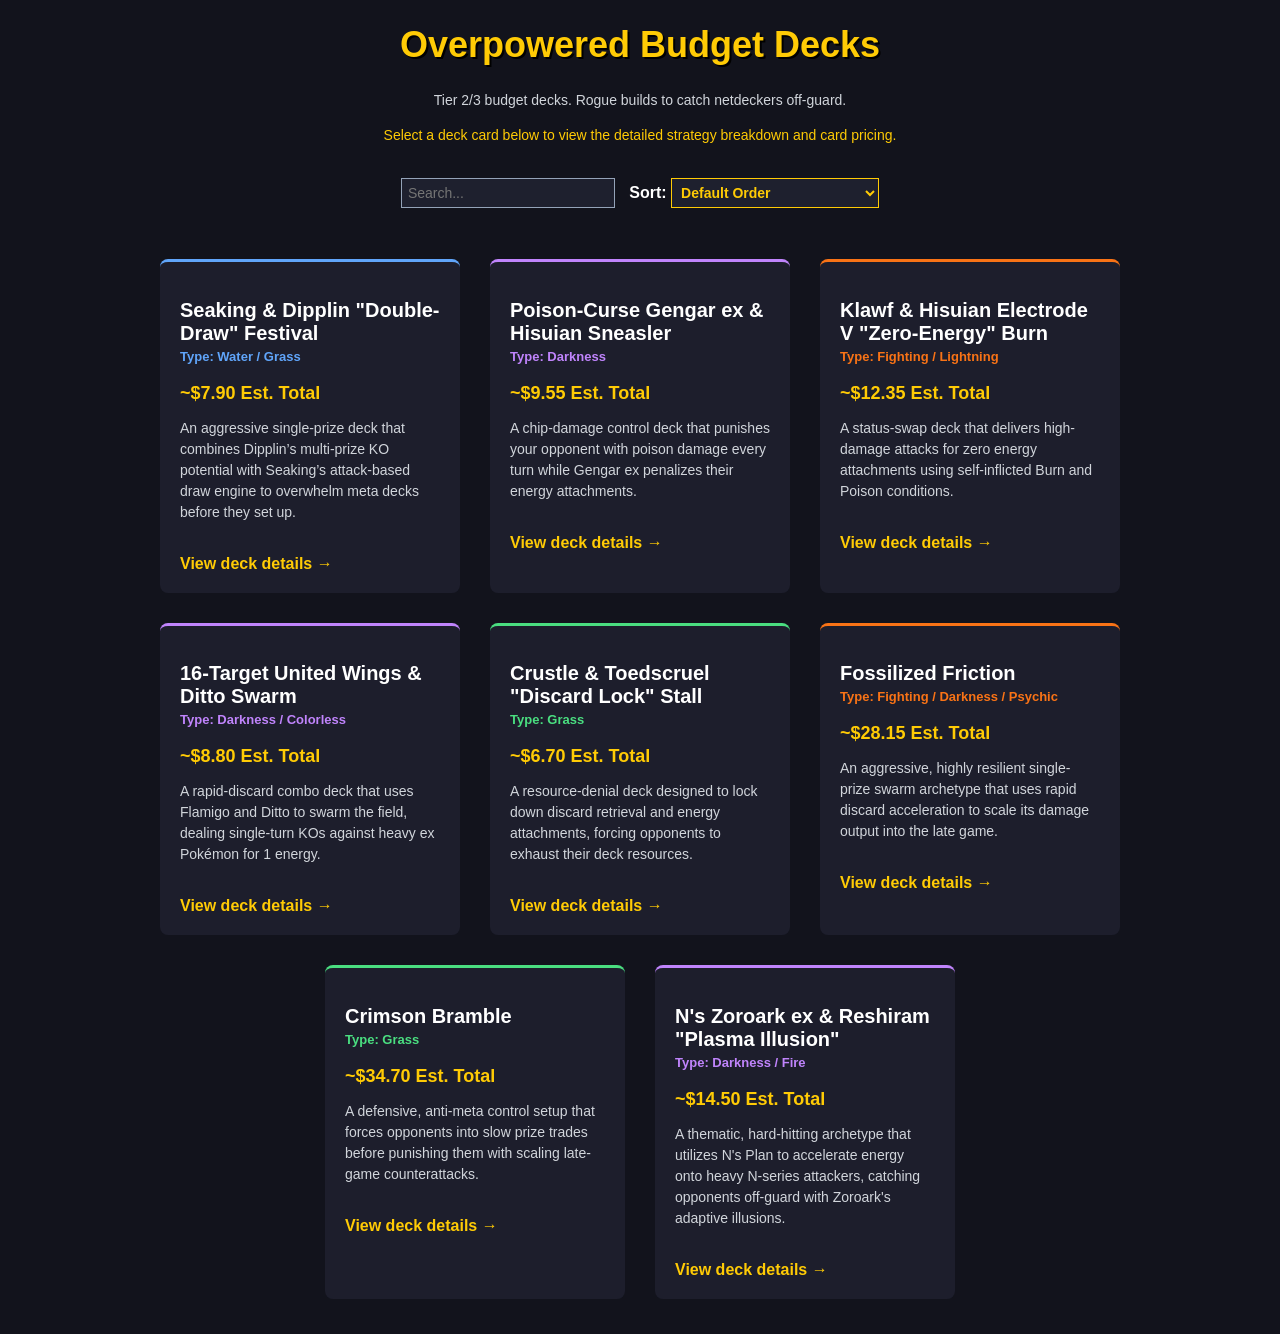
<file: index.html>
<!DOCTYPE html>
<html>
<head>
  <title>Budget PTCG Decks</title>
  <link rel="icon" type="image/png" href="https://postimg.cc">
  <link rel="stylesheet" href="styles.css">
  <script>
    function sortAndSearch() {
      var txt = document.getElementById('search').value.toLowerCase();
      var mode = document.getElementById('sort').value;
      var container = document.getElementById('deckContainer');
      var list = Array.from(container.getElementsByClassName('deck-box'));

      list.sort(function(a, b) {
        if (mode === 'az') return a.getAttribute('data-name').localeCompare(b.getAttribute('data-name'));
        if (mode === 'za') return b.getAttribute('data-name').localeCompare(a.getAttribute('data-name'));
        if (mode === 'price-low') return parseFloat(a.getAttribute('data-price')) - parseFloat(b.getAttribute('data-price'));
        if (mode === 'price-high') return parseFloat(b.getAttribute('data-price')) - parseFloat(a.getAttribute('data-price'));
        if (mode === 'newest') return parseInt(a.getAttribute('data-age')) - parseInt(b.getAttribute('data-age'));
        if (mode === 'oldest') return parseInt(b.getAttribute('data-age')) - parseInt(a.getAttribute('data-age'));
        return 0;
      });

      for (var i = 0; i < list.length; i++) {
        var name = list[i].getAttribute('data-name').toLowerCase();
        var type = list[i].getAttribute('data-type').toLowerCase();
        list[i].style.display = (name.includes(txt) || type.includes(txt)) ? '' : 'none';
        container.appendChild(list[i]);
      }
    }
  </script>
</head>
<body>

  <center>
    <h1 style="color: #FFCB05; font-size: 36px;">Overpowered Budget Decks</h1>
    <p>Tier 2/3 budget decks. Rogue builds to catch netdeckers off-guard.</p>
    <p style="color: #FFCB05;">Select a deck card below to view the detailed strategy breakdown and card pricing.</p>
    
    <br>
    <input type="text" id="search" placeholder="Search..." onkeyup="sortAndSearch()" style="padding: 6px; font-size: 14px; width: 200px; background-color: #1E202E; color: white; border: 1px solid #94A3B8; margin-right: 10px;">

    <label style="color: white; font-family: Arial; font-weight: bold;">Sort: </label>
    <select id="sort" onchange="sortAndSearch()" style="padding: 5px; font-size: 14px; font-weight: bold; background-color: #1E202E; color: #FFCB05; border: 1px solid #FFCB05;">
      <option value="none">Default Order</option>
      <option value="az">Name: A to Z</option>
      <option value="za">Name: Z to A</option>
      <option value="price-low">Price: Low to High</option>
      <option value="price-high">Price: High to Low</option>
      <option value="newest">Release: Newest to Oldest</option>
      <option value="oldest">Release: Oldest to Newest</option>
    </select>
  </center>

  <br><br>

  <center>
    <div id="deckContainer">

      <div class="deck-box water" data-name="Seaking & Dipplin Double Draw Festival" data-type="water grass" data-price="7.90" data-age="2">
        <h2>Seaking & Dipplin "Double-Draw" Festival</h2>
        <font color="#60a5fa" size="2"><b>Type: Water / Grass</b></font>
        <br><br>
        <span class="price-text">~$7.90 Est. Total</span>
        <p>An aggressive single-prize deck that combines Dipplin’s multi-prize KO potential with Seaking’s attack-based draw engine to overwhelm meta decks before they set up.</p>
        <br>
        <a href="deck1-festival.html" class="details-link">View deck details &rarr;</a>
      </div>

      <div class="deck-box darkness" data-name="Poison Curse Gengar ex & Hisuian Sneasler" data-type="darkness" data-price="9.55" data-age="3">
        <h2>Poison-Curse Gengar ex & Hisuian Sneasler</h2>
        <font color="#c084fc" size="2"><b>Type: Darkness</b></font>
        <br><br>
        <span class="price-text">~$9.55 Est. Total</span>
        <p>A chip-damage control deck that punishes your opponent with poison damage every turn while Gengar ex penalizes their energy attachments.</p>
        <br>
        <a href="deck2-gengar.html" class="details-link">View deck details &rarr;</a>
      </div>

      <div class="deck-box fighting" data-name="Klawf & Hisuian Electrode V Zero Energy Burn" data-type="fighting lightning" data-price="12.35" data-age="4">
        <h2>Klawf & Hisuian Electrode V "Zero-Energy" Burn</h2>
        <font color="#f97316" size="2"><b>Type: Fighting / Lightning</b></font>
        <br><br>
        <span class="price-text">~$12.35 Est. Total</span>
        <p>A status-swap deck that delivers high-damage attacks for zero energy attachments using self-inflicted Burn and Poison conditions.</p>
        <br>
        <a href="deck3-klawf.html" class="details-link">View deck details &rarr;</a>
      </div>

      <div class="deck-box darkness" data-name="16 Target United Wings & Ditto Swarm" data-type="darkness colorless" data-price="8.80" data-age="5">
        <h2>16-Target United Wings & Ditto Swarm</h2>
        <font color="#c084fc" size="2"><b>Type: Darkness / Colorless</b></font>
        <br><br>
        <span class="price-text">~$8.80 Est. Total</span>
        <p>A rapid-discard combo deck that uses Flamigo and Ditto to swarm the field, dealing single-turn KOs against heavy ex Pokémon for 1 energy.</p>
        <br>
        <a href="deck4-wings.html" class="details-link">View deck details &rarr;</a>
      </div>

      <div class="deck-box grass" data-name="Crustle & Toedscruel Discard Lock Stall" data-type="grass" data-price="6.70" data-age="3">
        <h2>Crustle & Toedscruel "Discard Lock" Stall</h2>
        <font color="#4ade80" size="2"><b>Type: Grass</b></font>
        <br><br>
        <span class="price-text">~$6.70 Est. Total</span>
        <p>A resource-denial deck designed to lock down discard retrieval and energy attachments, forcing opponents to exhaust their deck resources.</p>
        <br>
        <a href="deck5-stall.html" class="details-link">View deck details &rarr;</a>
      </div>

      <div class="deck-box fighting" data-name="Fossilized Friction" data-type="fighting darkness psychic" data-price="28.15" data-age="2">
        <h2>Fossilized Friction</h2>
        <font color="#f97316" size="2"><b>Type: Fighting / Darkness / Psychic</b></font>
        <br><br>
        <span class="price-text">~$28.15 Est. Total</span>
        <p>An aggressive, highly resilient single-prize swarm archetype that uses rapid discard acceleration to scale its damage output into the late game.</p>
        <br>
        <a href="deck6-fossil.html" class="details-link">View deck details &rarr;</a>
      </div>

      <div class="deck-box grass" data-name="Crimson Bramble" data-type="grass" data-price="34.70" data-age="1">
        <h2>Crimson Bramble</h2>
        <font color="#4ade80" size="2"><b>Type: Grass</b></font>
        <br><br>
        <span class="price-text">~$34.70 Est. Total</span>
        <p>A defensive, anti-meta control setup that forces opponents into slow prize trades before punishing them with scaling late-game counterattacks.</p>
        <br>
        <a href="deck7-bramble.html" class="details-link">View deck details &rarr;</a>
      </div>

      <div class="deck-box darkness" data-name="N Zoroark ex Reshiram Team Plasma Illusion" data-type="darkness fire" data-price="14.50" data-age="1">
        <h2>N's Zoroark ex & Reshiram "Plasma Illusion"</h2>
        <font color="#c084fc" size="2"><b>Type: Darkness / Fire</b></font>
        <br><br>
        <span class="price-text">~$14.50 Est. Total</span>
        <p>A thematic, hard-hitting archetype that utilizes N's Plan to accelerate energy onto heavy N-series attackers, catching opponents off-guard with Zoroark's adaptive illusions.</p>
        <br>
        <a href="deck8-zoroark.html" class="details-link">View deck details &rarr;</a>
      </div>

    </div>
  </center>

</body>
</html>
</file>
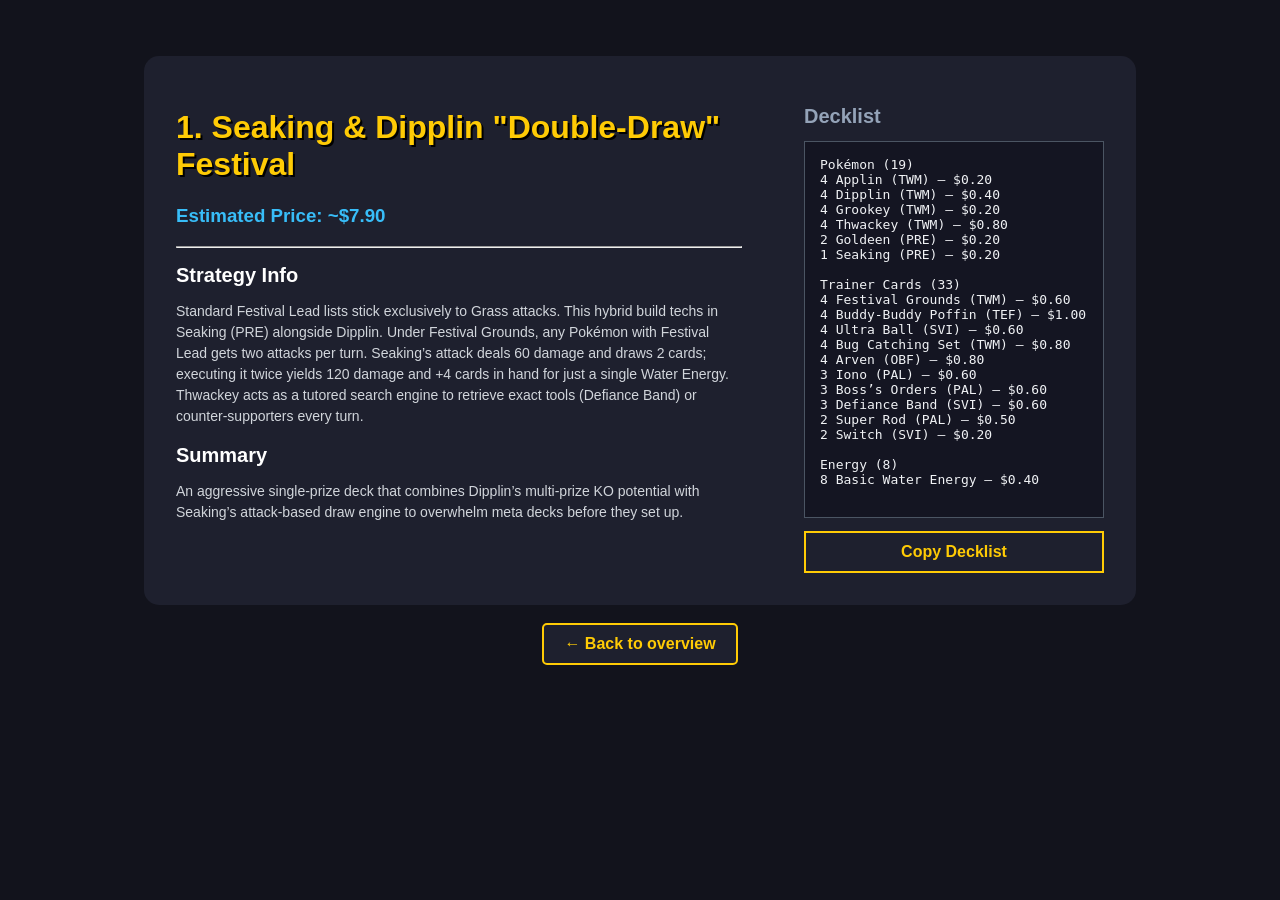
<file: deck1-festival.html>
<!DOCTYPE html>
<html>
<head>
  <title>Seaking Festival Deck Details</title>
  <link rel="stylesheet" href="styles.css">
</head>
<body bgcolor="#12131C" style="font-family: Arial; color: white;">

  <br><br>

  <table width="80%" align="center" bgcolor="#1E202E" border="0" cellpadding="30" style="border-radius: 15px;">
    <tr>
      <td valign="top">
        <h1 style="color: #FFCB05;">1. Seaking & Dipplin "Double-Draw" Festival</h1>
        <h3 style="color: #38BDF8;">Estimated Price: ~$7.90</h3>
        
        <hr>
        
        <h2>Strategy Info</h2>
        <p>Standard Festival Lead lists stick exclusively to Grass attacks. This hybrid build techs in Seaking (PRE) alongside Dipplin. Under Festival Grounds, any Pokémon with Festival Lead gets two attacks per turn. Seaking’s attack deals 60 damage and draws 2 cards; executing it twice yields 120 damage and +4 cards in hand for just a single Water Energy. Thwackey acts as a tutored search engine to retrieve exact tools (Defiance Band) or counter-supporters every turn.</p>
        
        <h2>Summary</h2>
        <p>An aggressive single-prize deck that combines Dipplin’s multi-prize KO potential with Seaking’s attack-based draw engine to overwhelm meta decks before they set up.</p>
      </td>
      
      <td width="300" valign="top">
        <h2 style="color: #94A3B8;">Decklist</h2>
        <pre id="myList1">
Pokémon (19)
4 Applin (TWM) — $0.20
4 Dipplin (TWM) — $0.40
4 Grookey (TWM) — $0.20
4 Thwackey (TWM) — $0.80
2 Goldeen (PRE) — $0.20
1 Seaking (PRE) — $0.20

Trainer Cards (33)
4 Festival Grounds (TWM) — $0.60
4 Buddy-Buddy Poffin (TEF) — $1.00
4 Ultra Ball (SVI) — $0.60
4 Bug Catching Set (TWM) — $0.80
4 Arven (OBF) — $0.80
3 Iono (PAL) — $0.60
3 Boss’s Orders (PAL) — $0.60
3 Defiance Band (SVI) — $0.60
2 Super Rod (PAL) — $0.50
2 Switch (SVI) — $0.20

Energy (8)
8 Basic Water Energy — $0.40
        </pre>
        <button onclick="navigator.clipboard.writeText(document.getElementById('myList1').innerText); alert('Decklist copied to clipboard.');" style="width: 100%;">Copy Decklist</button>
      </td>
    </tr>
  </table>

  <br>
  <center>
    <a href="index.html" class="details-link" style="background-color: #1e202e; border: 2px solid #ffcb05; padding: 10px 20px; border-radius: 5px; display: inline-block;">&larr; Back to overview</a>
  </center>
  <br><br>

</body>
</html>
</file>
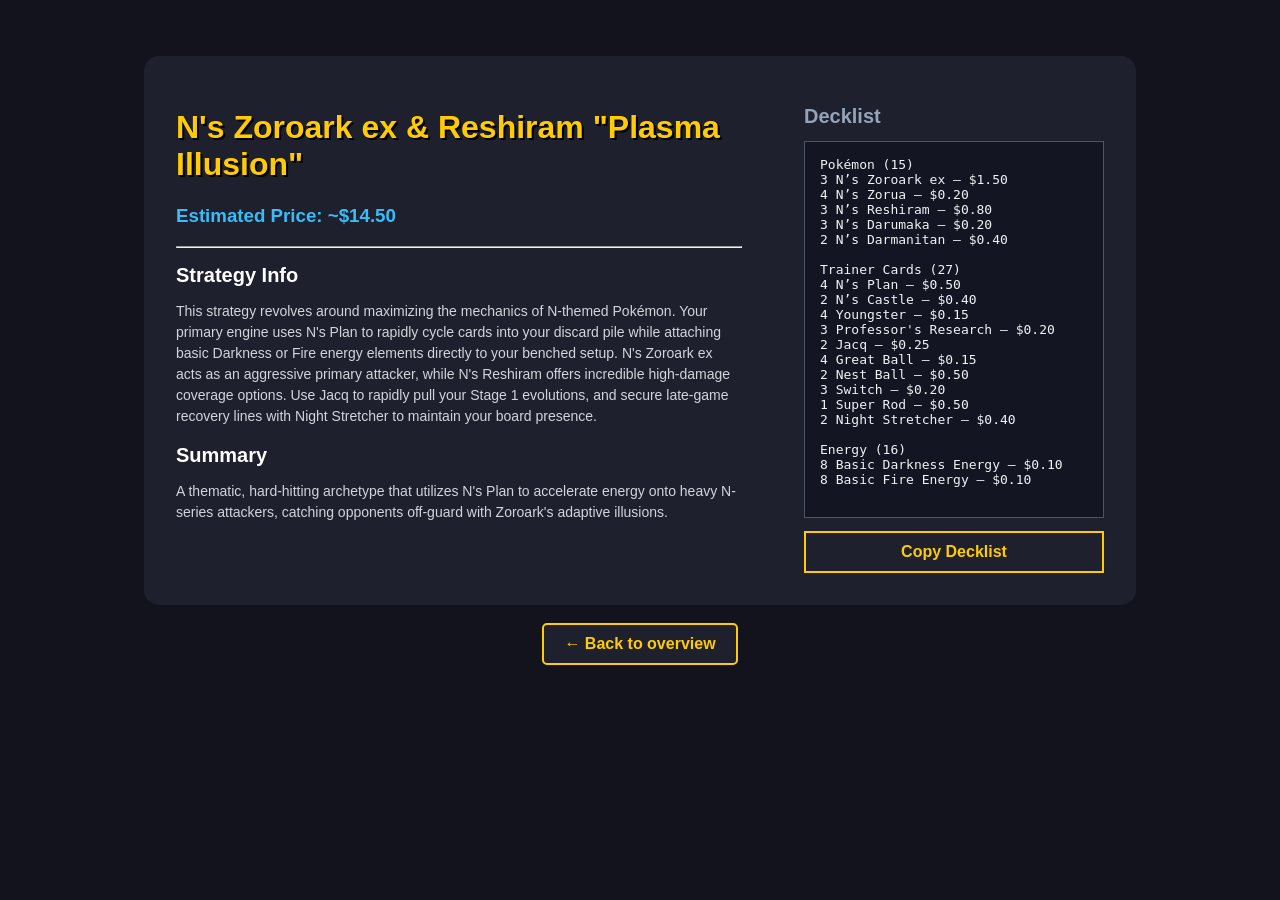
<file: deck8-zoroark.html>
<!DOCTYPE html>
<html>
<head>
  <title>N's Zoroark ex Deck Details</title>
  <link rel="stylesheet" href="styles.css">
</head>
<body bgcolor="#12131C" style="font-family: Arial; color: white;">

  <br><br>

  <table width="80%" align="center" bgcolor="#1E202E" border="0" cellpadding="30" style="border-radius: 15px;">
    <tr>
      <td valign="top">
        <h1 style="color: #FFCB05;">N's Zoroark ex & Reshiram "Plasma Illusion"</h1>
        <h3 style="color: #38BDF8;">Estimated Price: ~$14.50</h3>
        
        <hr>
        
        <h2>Strategy Info</h2>
        <p>This strategy revolves around maximizing the mechanics of N-themed Pokémon. Your primary engine uses N's Plan to rapidly cycle cards into your discard pile while attaching basic Darkness or Fire energy elements directly to your benched setup. N's Zoroark ex acts as an aggressive primary attacker, while N's Reshiram offers incredible high-damage coverage options. Use Jacq to rapidly pull your Stage 1 evolutions, and secure late-game recovery lines with Night Stretcher to maintain your board presence.</p>
        
        <h2>Summary</h2>
        <p>A thematic, hard-hitting archetype that utilizes N's Plan to accelerate energy onto heavy N-series attackers, catching opponents off-guard with Zoroark's adaptive illusions.</p>
      </td>
      
      <td width="300" valign="top">
        <h2 style="color: #94A3B8;">Decklist</h2>
        <pre id="myListZoro">
Pokémon (15)
3 N’s Zoroark ex — $1.50
4 N’s Zorua — $0.20
3 N’s Reshiram — $0.80
3 N’s Darumaka — $0.20
2 N’s Darmanitan — $0.40

Trainer Cards (27)
4 N’s Plan — $0.50
2 N’s Castle — $0.40
4 Youngster — $0.15
3 Professor's Research — $0.20
2 Jacq — $0.25
4 Great Ball — $0.15
2 Nest Ball — $0.50
3 Switch — $0.20
1 Super Rod — $0.50
2 Night Stretcher — $0.40

Energy (16)
8 Basic Darkness Energy — $0.10
8 Basic Fire Energy — $0.10
        </pre>
        <button onclick="navigator.clipboard.writeText(document.getElementById('myListZoro').innerText); alert('Decklist copied to clipboard.');" style="width: 100%;">Copy Decklist</button>
      </td>
    </tr>
  </table>

  <br>
  <center>
    <a href="index.html" class="details-link" style="background-color: #1e202e; border: 2px solid #ffcb05; padding: 10px 20px; border-radius: 5px; display: inline-block;">&larr; Back to overview</a>
  </center>
  <br><br>

</body>
</html>
</file>
<file: styles.css>
body {
  margin: 20px;
  background-color: #12131C;
  background-size: cover;
  background-position: center;
  background-attachment: fixed;
  background-repeat: no-repeat;
  font-family: Arial, sans-serif;
}

h1 {
  text-shadow: 2px 2px #000000;
}

h2 {
  font-size: 20px;
  color: white;
  margin-bottom: 2px;
}

p {
  color: #D1D5DB;
  font-size: 14px;
  line-height: 1.5;
}

#deckContainer {
  display: flex;
  flex-wrap: wrap;
  justify-content: center;
  width: 90%;
  margin: 0 auto;
}

.deck-box {
  background-color: rgba(30, 32, 46, 0.9);
  border-radius: 8px;
  padding: 20px;
  width: 300px;
  margin: 15px;
  text-align: left;
  box-sizing: border-box; 
}

.deck-box.water { border-top: 3px solid #60a5fa; }
.deck-box.darkness { border-top: 3px solid #c084fc; }
.deck-box.fighting { border-top: 3px solid #f97316; }
.deck-box.grass { border-top: 3px solid #4ade80; }

pre {
  background-color: #141522;
  color: #f0f2f5;
  padding: 15px;
  border: 1px solid #4b5563;
}

button {
  background-color: #1e202e;
  color: #ffcb05;
  border: 2px solid #ffcb05;
  padding: 10px;
  font-weight: bold;
  font-size: 16px;
  cursor: pointer;
}

button:hover {
  background-color: #ffcb05;
  color: #000000;
}

.price-text {
  color: #FFCB05;
  font-size: 18px;
  font-weight: bold;
}

.details-link {
  color: #FFCB05;
  font-weight: bold;
  text-decoration: none;
}
</file>
